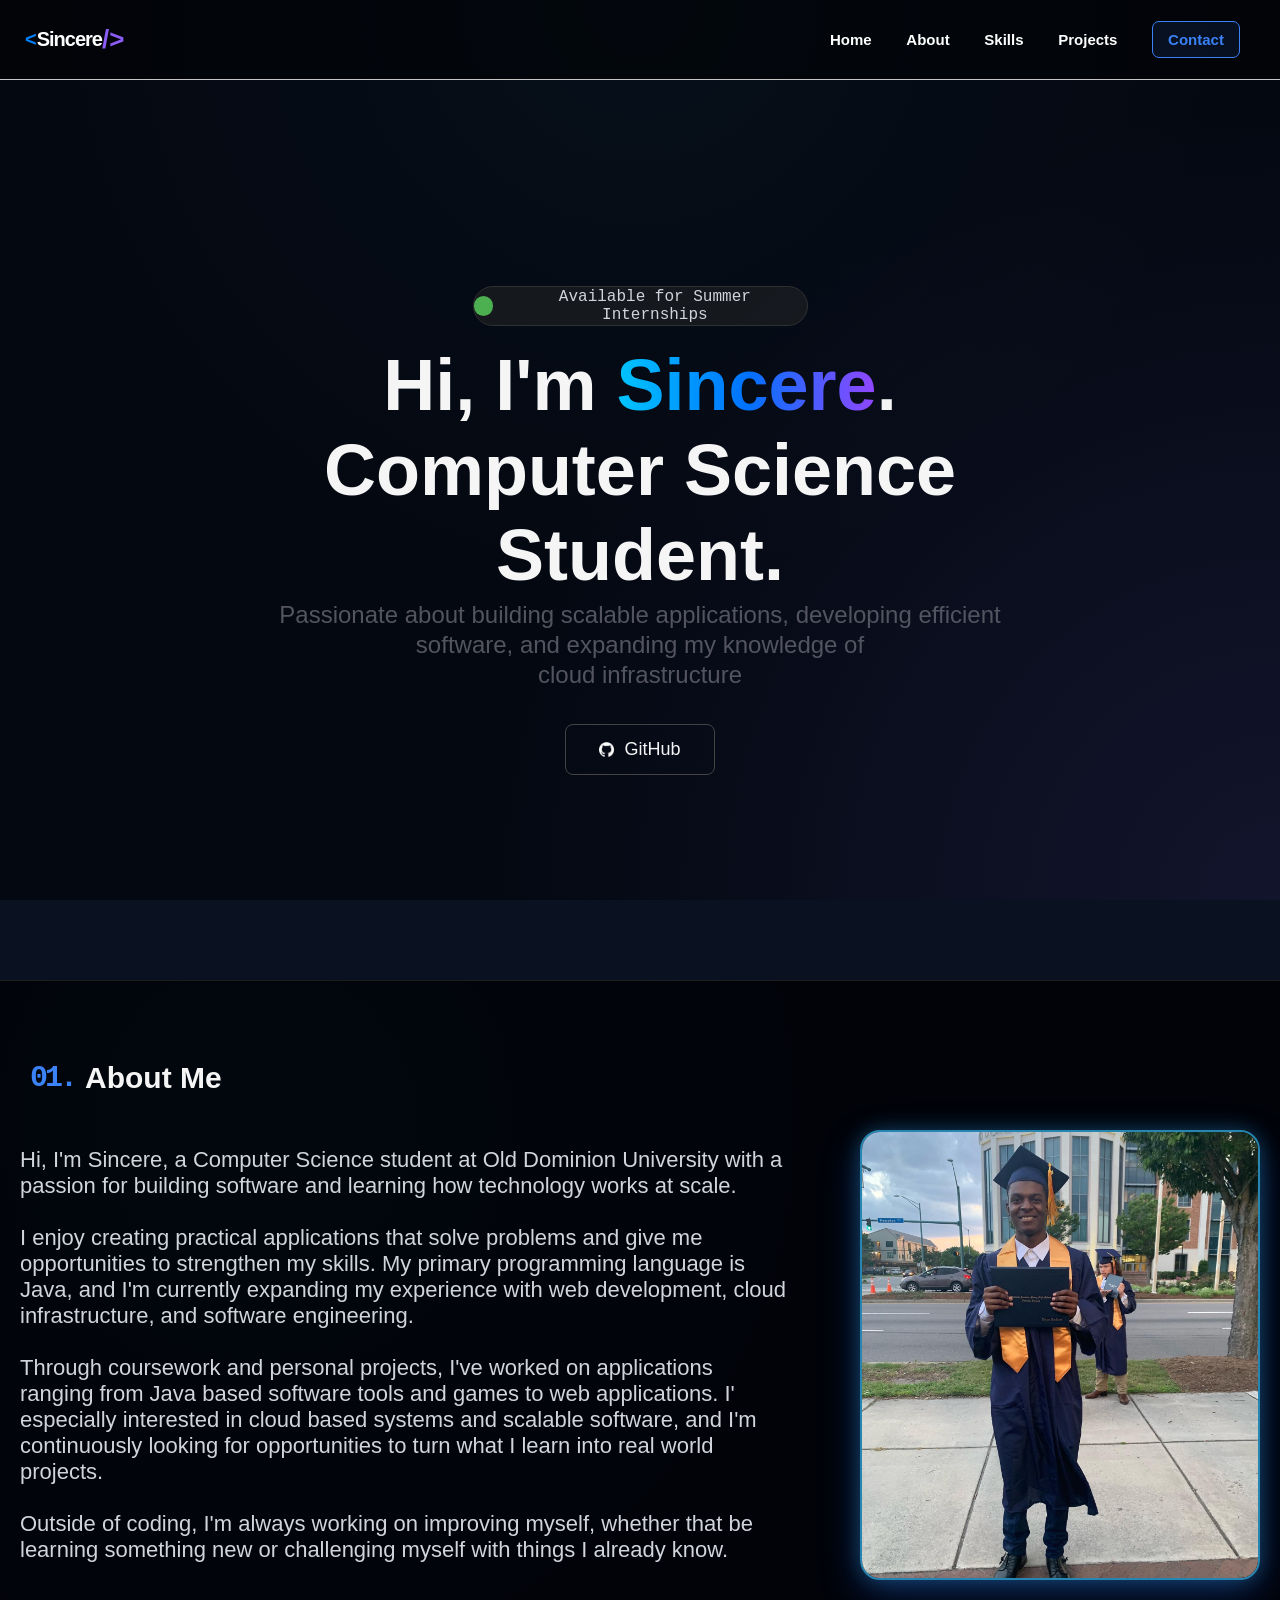
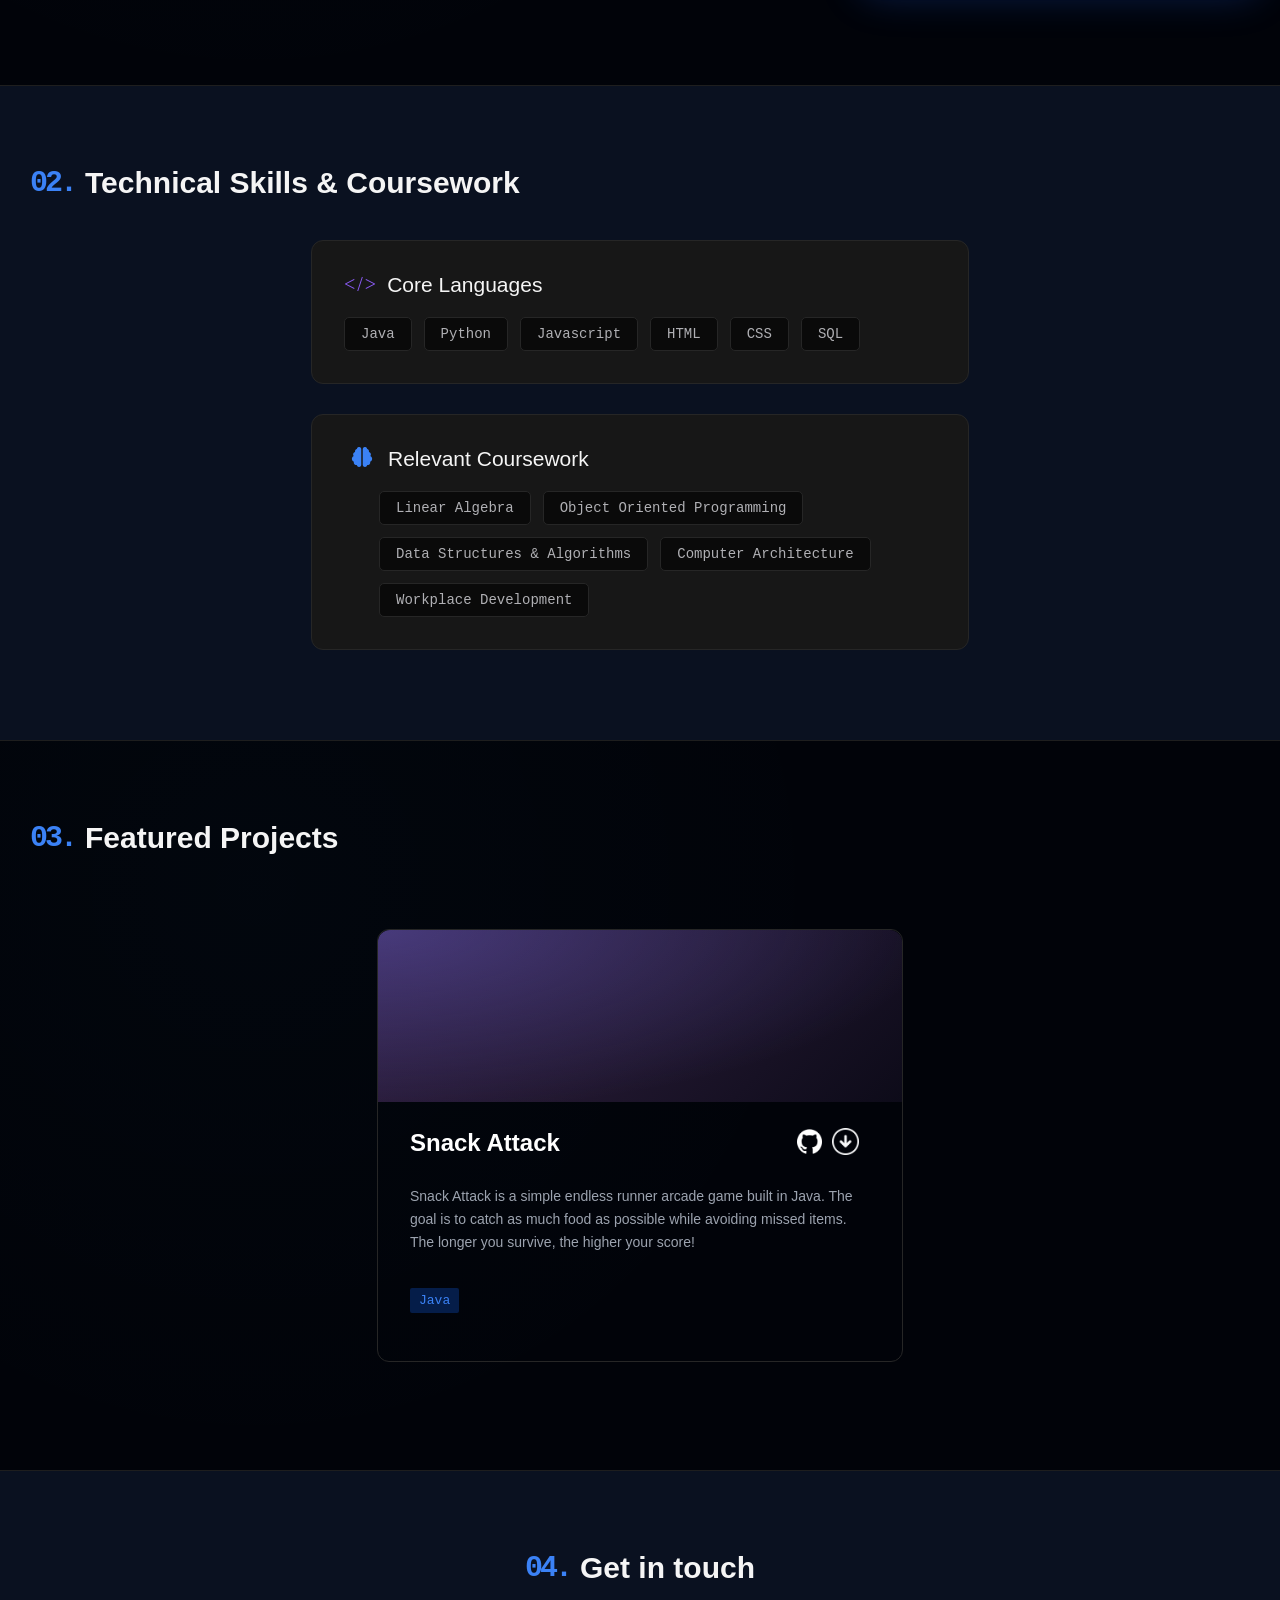
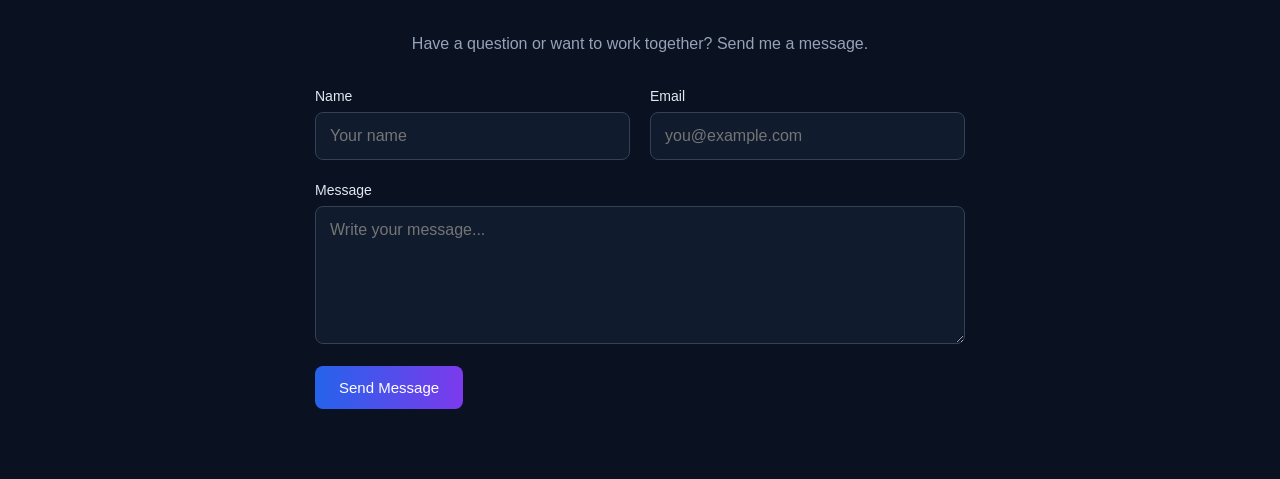
<file: index.html>
<!DOCTYPE html>
<html lang="en">

    <head>
        <title>Sincere Sanders | Software Developer</title>
        <link rel="stylesheet" href="styles/header.css">
        <link rel="stylesheet" href="styles/general.css">
        <link rel="stylesheet" href="styles/home.css">
        <link rel="stylesheet" href="styles/about.css">
        <link rel="stylesheet" href="styles/skills.css">
        <link rel="stylesheet" href="styles/projects.css">
        <link rel="stylesheet" href="styles/contact.css">
        <script src="scripts/contact.js" defer></script>
        <link rel="stylesheet" href="https://cdnjs.cloudflare.com/ajax/libs/font-awesome/6.5.2/css/all.min.css">
        <link rel="icon" type="image/png" style="border-radius: 20px" href="icons/Chip-Logo.png">
    </head>

    <body>

        <div class="header">
            <div class="left-section">
                <div class="logo">
                    <span style="color: #0080ff; font-weight: bold; font-size: 20px">&lt;</span>
                    <span style="font-weight: bold; font-size: 20px; letter-spacing: -1px">Sincere</span>
                    <span style="color: rgb(139, 92, 246); font-weight: bold; font-size: 26px">/&gt;</span>
                </div>
            </div>

            <div class="middle-section"></div>

            <div class="right-section">
                <a href="#home">Home</a>
                <a href="#about">About</a>
                <a href="#skills">Skills</a>
                <a href="#projects">Projects</a>
                <a class="contact-button" href="#contact">Contact</a>
            </div>
        </div>

        <section id="home">
            <div class="internship-text-background">
                <div class="pulsing-dot"></div>
                <div class="internship-text">Available for Summer Internships</div>
            </div>
            <div class="home-big-text">
                <p>Hi, I'm
                    <span style="background: linear-gradient(to right, #00c6ff, #0072ff, #9246ff);
                    -webkit-background-clip: text;
                    background-clip: text;
                    -webkit-text-fill-color: transparent;
                    color: transparent;
                    display:inline-block">
                    Sincere
                    </span>.
                </p>
                <p>Computer Science</p>
                <p>Student.</p>
            </div>
            <div class="home-small-text">
                <p>Passionate about building scalable applications, developing efficient </p>
                <p>software, and expanding my knowledge of</p>
                <p>cloud infrastructure</p>
            </div>
            <a class="github-link" target="_blank" href="https://github.com/supremocpu">
            <img class="github-logo" src="icons/github-logo.png" alt="Github Logo">
            GitHub</a>
        </section>

        <section id="about">
            <div class="line-1"></div>
            <div class="sub-header-1">
                <span style="font-family: 'Courier New', monospace;
                      font-variant-numeric: slashed-zero;
                      color: rgb(59, 130, 246);
                      letter-spacing: -3px;
                      margin-right: 10px">
                    01.
                </span>
                About Me
            </div>
            <div class="about-me-box">
                <p>
                    Hi, I'm Sincere, a Computer Science student at Old Dominion University with a passion for
                    building software and learning how technology works at scale.<br><br>
                    I enjoy creating practical applications that solve problems and give me opportunities
                    to strengthen my skills. My primary programming language is Java,
                    and I'm currently expanding my experience with web development, cloud
                    infrastructure, and software engineering.<br><br>
                    Through coursework and personal projects, I've worked on applications ranging
                    from Java based software tools and games to web applications. I' especially
                    interested in cloud based systems and scalable software, and I'm continuously
                    looking for opportunities to turn what I learn into real world projects.<br><br>
                    Outside of coding, I'm always working on improving myself, whether that be learning
                    something new or challenging myself with things I already know.
                </p>
                <img class="graduation-photo" src="images/graduation-photo.jpeg" alt="Graduation photo of Sincere">
            </div>
        </section>

        <section id="skills">
            <div class="line-1"></div>
            <div class="sub-header-2">
                <span style="font-family: 'Courier New', monospace;
                      font-variant-numeric: slashed-zero;
                      color: rgb(59, 130, 246);
                      letter-spacing: -3px;
                      margin-right: 10px">
                    02.
                </span>
                Technical Skills & Coursework
            </div>
            <div class="skills-box-field">
                <div class="languages-box-field">
                    <div class="languages-header">
                        <span style="color: rgb(139, 92, 246);
                                     font-size: 20px;
                                     letter-spacing: 2px;
                                     font-family: Impact, serif;
                                     margin-right: 9px">
                            &lt;/&gt;
                        </span>
                        <span style="font-size: 21px;">
                            Core Languages
                        </span>
                    </div>
                    <div class="languages-button-field">
                        <div class="languages-buttons">
                            <button>Java</button>
                            <button>Python</button>
                            <button>Javascript</button>
                            <button>HTML</button>
                            <button>CSS</button>
                            <button>SQL</button>
                        </div>
                    </div>
                </div>
                <div class="coursework-box-field">
                    <div class="coursework-header">
                        <i class="fas fa-brain text-brand-primary mr-3">
                        </i>
                        <span style="font-size: 21px;">
                            Relevant Coursework
                        </span>
                    </div>

                    <div class="coursework-button-field">
                        <div class="coursework-buttons">
                            <button>Linear Algebra</button>
                            <button>Object Oriented Programming</button>
                            <button>Data Structures & Algorithms</button>
                            <button>Computer Architecture</button>
                            <button>Workplace Development</button>
                        </div>
                    </div>
                </div>
            </div>
        </section>

        <section id="projects">
            <div class="line-1"></div>
            <div class="sub-header-3">
                <span style="font-family: 'Courier New', monospace;
                      font-variant-numeric: slashed-zero;
                      color: rgb(59, 130, 246);
                      letter-spacing: -3px;
                      margin-right: 10px">
                    03.
                </span>
                Featured Projects
            </div>

            <div class="featured-projects-box">
                <div class="featured-project-1">
                    <div class="picture-canvas-1">

                    </div>
                    <div class="featured-text-section-1">
                        <div class="featured-header-1">
                            <div class="title-1">Snack Attack</div>
                            <a target="_blank" href="https://github.com/supremocpu/Snack-Attack">
                            <img class="github-snack-attack" src="icons/github-logo.png" alt="Github Logo"></a>
                            <a target="_blank" href="https://github.com/supremocpu/Snack-Attack/releases/tag/V.1.0">
                            <img class="github-download-icon" src="icons/download-icon.png" alt="Download Icon"></a>
                        </div>
                        <div class="featured-text-1">
                            Snack Attack is a simple endless runner arcade game built in Java.
                            The goal is to catch as much food as possible while avoiding missed
                            items. The longer you survive, the higher your score!
                        </div>
                        <div class="featured-footer-1">
                            <button>Java</button>
                        </div>
                    </div>
                </div>
            </div>
        </section>

        <section id="contact">
            <div class="line-1"></div>
            <div class="sub-header-4">
                <span style="font-family: 'Courier New', monospace;
                      font-variant-numeric: slashed-zero;
                      color: rgb(59, 130, 246);
                      letter-spacing: -3px;
                      margin-right: 10px">
                    04.
                </span>
                Get in touch
            </div>

             <p class="contact-description">
                Have a question or want to work together?
                Send me a message.
            </p>

            <form id="contact-form">
                <div class="contact-inputs">
                    <div class="input-group">
                        <label for="name">Name</label>
                        <input
                            type="text"
                            id="name"
                            name="name"
                            placeholder="Your name"
                            required
                        >
                    </div>

                    <div class="input-group">
                        <label for="email">Email</label>
                     <input
                         type="email"
                            id="email"
                            name="email"
                            placeholder="you@example.com"
                            required
                        >
                    </div>
                </div>

                <div class="input-group">
                    <label for="message">Message</label>
                    <textarea
                        id="message"
                        name="message"
                        rows="6"
                        placeholder="Write your message..."
                        required
                    ></textarea>
                </div>

                <button type="submit" id="send-button">
                    Send Message
                </button>

                <p id="form-status" role="status" aria-live="polite"></p>
            </form>
        </section>
    </body>

</html>
</file>
<file: styles/header.css>
.header {
    display: flex;
    flex-direction: row;
    height: 80px;
    border-bottom: 1px solid #c6c4c4;
    background-color: rgba(0, 0, 0, 0.5);
    justify-content: space-between;

    position: fixed;
    top: 0;
    right: 0;
    left: 0;
    z-index: 1000;
}
.left-section {
    display: flex;
    flex-direction: row;
    justify-content: center;
    align-items: center;
    width: auto;
    color: white;
    padding-left: 25px;
}

.middle-section {
    flex: 1;
    color: white;
}

.right-section{
    display: flex;
    flex-direction: row;
    width: 450px;
    justify-content: space-between;
    align-items: center;
    padding-right: 40px;
}

.right-section a {
    color: white;
    border: none;
    text-decoration: none;
    font-weight: bold;
    font-size: 15px;
}

.right-section a:hover {
    color: rgb(59, 130, 246);
    cursor: pointer;
}

.right-section .contact-button {
    color: rgb(59, 130, 246);
    border: 1px solid rgb(59, 130, 246);
    display: inline-block;
    padding: 9px 15px;
    border-radius: 7px;
    background-color: rgba(59, 130, 246, 0.1);
}

.right-section .contact-button:hover {
    background-color: rgb(59, 130, 246);
    color: white;
}

.logo {
    display: flex;
    align-items: center;
    white-space: nowrap;
}

.logo:hover {
    cursor: default;
}
</file>
<file: styles/general.css>
html {
    scroll-behavior: smooth;
}

body {
    font-family: Inter, sans-serif;
    margin: 0;
    padding-top: 80px;

    background-color: #0a1120;
    background-image:
    radial-gradient(
        600px circle at top center,
        rgba(56, 189, 248, 0.04),
        transparent
    ),
    radial-gradient(
        800px circle at bottom right,
        rgba(139, 92, 246, 0.06),
        #040811
    );

    background-attachment: fixed;
    background-repeat: no-repeat;
}
</file>
<file: styles/home.css>
#home {
    text-align: center;
    min-height: 100vh; /*Makes section take up the full height of the screen */

    display: flex;
    flex-direction: column;
    justify-content: center;
    align-items:center;
}

.internship-text-background {
    display: flex;
    flex-direction: row;
    justify-content: center;
    align-items: center;
    height: 40px;
    width: 335px;
    background-color: rgba(38, 38, 38, 0.5);
    border: 1px solid rgb(48, 48, 48);
    border-radius: 20px;
    margin-bottom: 15px;
}

.pulsing-dot {
    width: 20px;
    height: 20px;
    background-color: #4CAF50;
    border-radius: 10px;
    margin-right: 10px;
    animation: pulse 1.5s infinite ease-in-out;
}

@keyframes pulse {
  0% {
    transform: scale(0.85);
    box-shadow: 0 0 0 0 rgba(76, 175, 80, 0.7);
  }

  70% {
    transform: scale(0.95);
    /* Creates the expanding ring effect */
    box-shadow: 0 0 0 15px rgba(76, 175, 80, 0);
  }

  100% {
    transform: scale(0.85);
    box-shadow: 0 0 0 0 rgba(76, 175, 80, 0);
  }
}

.internship-text {
    color: rgb(209, 213, 219);
    font-family: "Fira Code", monospace;
}

.home-big-text p{
    color: rgb(245, 245, 245);
    font-size: 72px;
    font-weight: 700;
    margin: 3px;
}

.home-small-text  {
    margin-bottom: 33px;
}
.home-small-text p {
    color: rgb(83, 84, 96);
    font-size: 24px;
    font-weight: 300;
    margin: 2px;
}

.github-link {
    display: flex;
    flex-direction: row;
    align-items: center;
    justify-content: center;
    height: 51px;
    width: 150px;
    background-color: rgba(0, 0, 0, 0);
    border: 1px solid rgb(67, 67, 67);
    border-radius: 8px;
    color: rgb(245, 245, 245);
    font-weight: 300;
    font-size: 18px;
    cursor: pointer;
    text-decoration: none;
    z-index: 100;

    transition: background-color 0.3s ease, border-color 0.3s ease;
}

.github-link:hover {
    cursor: pointer;
    border-color: rgb(161, 161, 161);
    background-color: rgba(0, 0, 0, 0.3);
}

.github-logo {
    width: 25px;
    height: auto;
    display: block;
    padding-right: 10px;
}
</file>
<file: styles/about.css>
* {
    box-sizing: border-box;
}

#about {
    width: 100%;
    background: radial-gradient(
        600px circle at 20% 20%,
        rgba(56, 189, 248, 0.02),
        transparent
    ), #010309;

}

.line-1 {
    width: 100%;
    height: 1px;
    background-color: #1e1e1e;
}

.sub-header-1 {
    display: flex;
    width: 100%;
    color: rgb(245, 245, 245);
    font-size: 30px;
    font-weight: 700;
    padding: 80px 30px 30px;
}

.about-me-box {
    display: flex;
    flex-direction: row;
    align-items: center;
    justify-content: center;
    flex-wrap: wrap;
    gap: 35px;
    color: rgb(209, 213, 219);
    font-size: 22px;
    padding-bottom: 100px;
    padding-left: 20px;
    padding-right: 20px;
}

.about-me-box p {
    flex: 1 1 400px;
    min-width: 0;
}

.graduation-photo {
    flex: 0 1 400px;
    width: 100%;
    height: 450px;
    object-fit: cover;
    border-radius: 20px;
    margin-left: 35px;

    border: 2px solid rgba(56, 189, 248, 0.7);

    box-shadow:
    0 0 20px rgba(56, 189, 248, 0.3),
    0 15px 40px rgba(37, 99, 235, 0.3);
}
</file>
<file: styles/skills.css>
* {
    box-sizing: border-box;
}

#skills {
    display: flex;
    flex-direction: column;
    justify-content: center;
    align-items: center;
}

.line-2 {
    width: 100%;
    height: 1px;
    background-color: #1e1e1e;
}

.sub-header-2 {
    display: flex;
    width: 100%;
    color: rgb(245, 245, 245);
    font-size: 30px;
    font-weight: 700;
    padding: 80px 30px 40px;
}

.skills-box-field {
    display: flex;
    justify-content: center;
    align-items: stretch;
    gap: 30px;
    width: 100%;
    flex-wrap: wrap;
    margin-bottom: 90px;
}

.languages-box-field {
    display: flex;
    flex-direction: column;
    align-items: flex-start;
    width: 658px;
    background-color: rgb(23, 23, 23);
    color: rgb(245, 245, 245);
    border: 1px solid rgb(38, 38, 38);
    border-radius: 12px;
    padding: 32px;
}

.languages-header {
    display: flex;
    width: 100%;
    height: fit-content;
    padding-bottom: 20px;
}

.languages-button-field {
    width: 100%;
}

.languages-buttons {
    display: flex;
    flex-wrap: wrap;
    gap: 12px;
}

.languages-buttons button {
    color: rgb(176 176 180);
    background-color: rgb(10, 10, 10);
    border: rgb(38, 38, 38) solid 1px;
    border-radius: 5px;
    padding: 8px 16px;
    font-size: 14px;
    font-family: "Fira Code", monospace;
    transition: transform 0.08s ease, border-color 0.08s ease, color 0.08s ease;
}

.languages-buttons button:hover{
    border-color: #4472dc;
    color: #4472dc;
    transform: scale(1.08);
}

.coursework-box-field {
    display: flex;
    flex-direction: column;
    align-items: flex-start;
    width: 658px;
    background-color: rgb(23, 23, 23);
    color: rgb(245, 245, 245);
    border: 1px solid rgb(38, 38, 38);
    border-radius: 12px;
    padding: 32px;
}

.coursework-header {
    display: flex;
    width: 100%;
    height: fit-content;
    padding-bottom: 20px;
}

.fa-brain {
    color: rgb(59,130,246);
    font-size: 20px;
    font-weight: 900;
    margin-left: 8px;
    margin-right: 16px;
}

.coursework-button-field {
    display: flex;
    justify-content: space-between;
    align-items: center;
    width: 100%;
    padding-left: 35px;
}

.coursework-buttons {
    display: flex;
    flex-wrap: wrap;
    gap: 12px;
}

.coursework-buttons button {
    color: rgb(176 176 180);
    background-color: rgb(10, 10, 10);
    border: rgb(38, 38, 38) solid 1px;
    border-radius: 5px;
    padding: 8px 16px;
    font-size: 14px;
    font-family: "Fira Code", monospace;
    transition: transform 0.08s ease, border-color 0.08s ease, color 0.08s ease;
}

.coursework-buttons button:hover{
    border-color: #4472dc;
    color: #4472dc;
    transform: scale(1.08);
}
</file>
<file: styles/projects.css>
* {
    box-sizing: border-box;
}

#projects {
    width: 100%;
    background: radial-gradient(
        600px circle at 20% 20%,
        rgba(56, 189, 248, 0.02),
        transparent
    ), #010309;
    padding-bottom: 75px;
}

.sub-header-3 {
    display: flex;
    width: 100%;
    color: rgb(245, 245, 245);
    font-size: 30px;
    font-weight: 700;
    padding: 80px 30px 40px;
}

.featured-projects-box {
    display: flex;
    flex-direction: row;
    align-items: center;
    justify-content: center;
    flex-wrap: wrap;
    width: 100%;
    min-height: 500px;
}

.featured-project-1 {
    width: 526px;
    height: 433px;
    border: rgb(38, 38, 38) 1px solid;
    border-radius: 12px;
    transition: ease 0.3s;
}

.featured-project-1:hover {
    border-color: rgba(100, 90, 190, 0.45);
    transform: scale(1.02);
}

.featured-project-1:hover .title-1 {
    color: rgb(59, 130, 246);
}

.picture-canvas-1 {
    width: 100%;
    height: 40%;

    background: radial-gradient(
            ellipse at top left,
            rgba(100, 90, 190, 0.45),
            transparent 75%
    ),
    linear-gradient(
            135deg,
            #302044 0%,
            #21172f 50%,
            #0d0b19 100%
    );

    border-top-left-radius: 12px;
    border-top-right-radius: 12px;

    overflow: hidden;
}

.featured-text-section-1{
    width: 100%;
    height: 60%;
}

.featured-header-1 {
    display: flex;
    align-items: center;
    width: 100%;
    height: 32%;
}

.title-1 {
    flex: 0 0 80%;
    color: white;
    font-family: Inter, sans-serif;
    font-size: 24px;
    font-weight: 700;
    padding-left: 32px;
}

.github-snack-attack {
    height: 25px;
    width: 25px;
    margin-right: 10px;
}

.github-download-icon {
    height: 27px;
    width: 27px;
}

.featured-text-1 {
    width: 100%;
    height: 40%;
    color: rgb(156,163,175);
    font-size: 14px;
    font-feature-settings: normal;
    font-family: Inter, sans-serif;
    padding-left: 32px;
    padding-right: 32px;
    flex: 1;
    tab-size: 4;
    line-height: 23px;
}

.featured-footer-1 button{
    border:transparent;
    border-radius: 2px;
    color: rgb(59, 130, 246);
    background-color: rgb(5, 29, 73);
    font-family: "Fira Code", monospace;
    margin-left: 32px;
    font-size: 13px;
    padding: 5px 9px;

}
</file>
<file: styles/contact.css>
#contact {
    display: flex;
    flex-direction: column;
    align-items: center;
    padding: 0 0 20px;
}

.sub-header-4 {
    display: flex;
    justify-content: center;
    width: 100%;
    color: rgb(245, 245, 245);
    font-size: 30px;
    font-weight: 700;
    padding: 80px 30px 30px;
}

.contact-description {
    color: #94a3b8;
    text-align: center;
    margin: 20px 0 35px;
}

#contact-form {
    width: 100%;
    max-width: 650px;
    display: flex;
    flex-direction: column;
    gap: 22px;
}

.contact-inputs {
    display: flex;
    gap: 20px;
}

.input-group {
    display: flex;
    flex-direction: column;
    flex: 1;
    gap: 8px;
}

.input-group label {
    color: #e2e8f0;
    font-size: 14px;
}

.input-group input,
.input-group textarea {
    width: 100%;
    padding: 14px;
    background: #111b2e;
    color: white;
    border: 1px solid #334155;
    border-radius: 8px;
    font: inherit;
    outline: none;
}

.input-group input:focus,
.input-group textarea:focus {
    border-color: #3b82f6;
}

.input-group textarea {
    resize: vertical;
}

#send-button {
    align-self: flex-start;
    padding: 13px 24px;
    color: white;
    background: linear-gradient(to right, #2563eb, #7c3aed);
    border: none;
    border-radius: 8px;
    font-size: 15px;
    cursor: pointer;
}

#send-button:hover {
    opacity: 0.9;
}

#form-status {
    color: #94a3b8;
    font-size: 14px;
}

@media (max-width: 550px) {
    .contact-inputs {
        flex-direction: column;
    }

    #send-button {
        width: 100%;
    }
}
</file>
